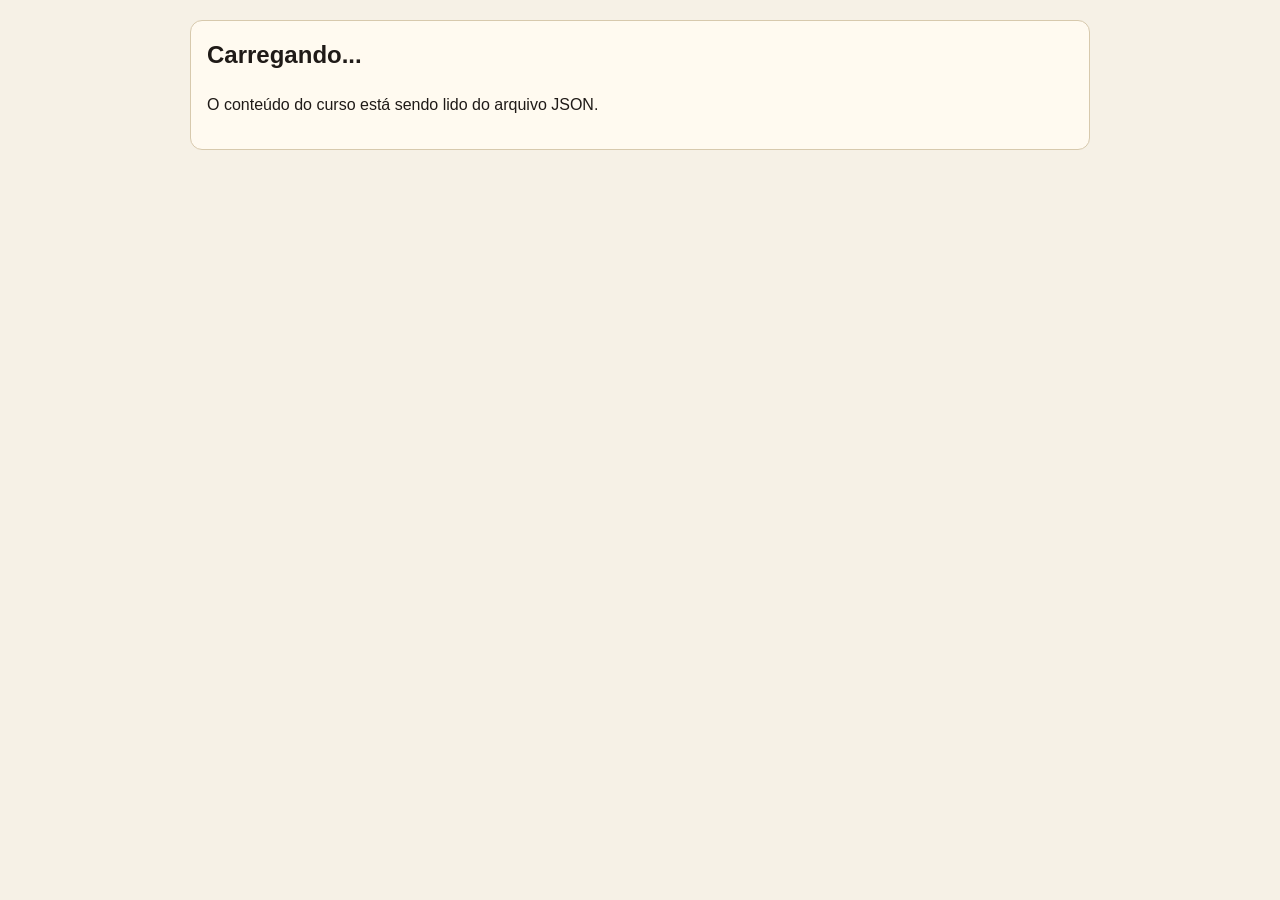
<file: index.html>
<!DOCTYPE html>
<html lang="pt-BR">
<head>
  <meta charset="UTF-8">
  <meta http-equiv="refresh" content="0; url=./Atividade-2/index.html">
  <title>Redirecionando...</title>
</head>
<body>
  <p>Redirecionando para a Atividade 2...</p>
  <p>Se não abrir automaticamente, <a href="./Atividade-2/index.html">clique aqui</a>.</p>
</body>
</html>
</file>
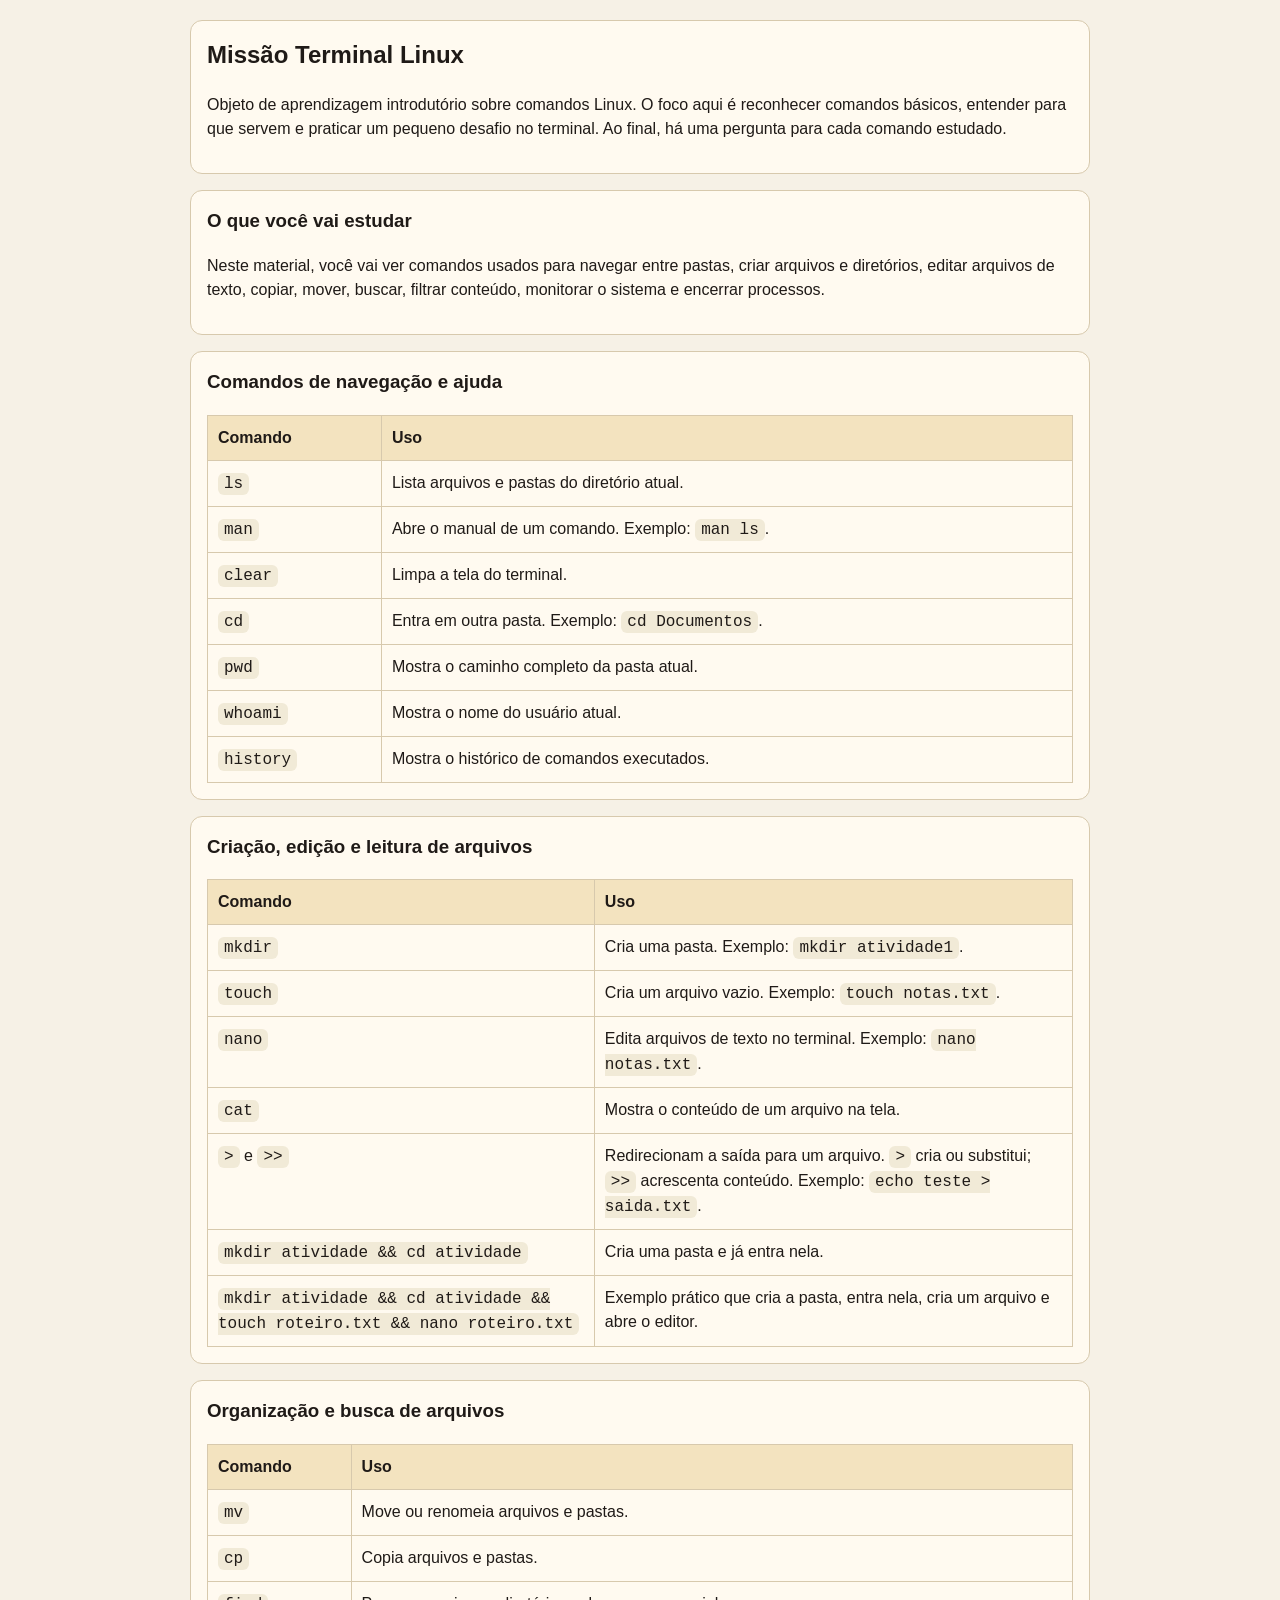
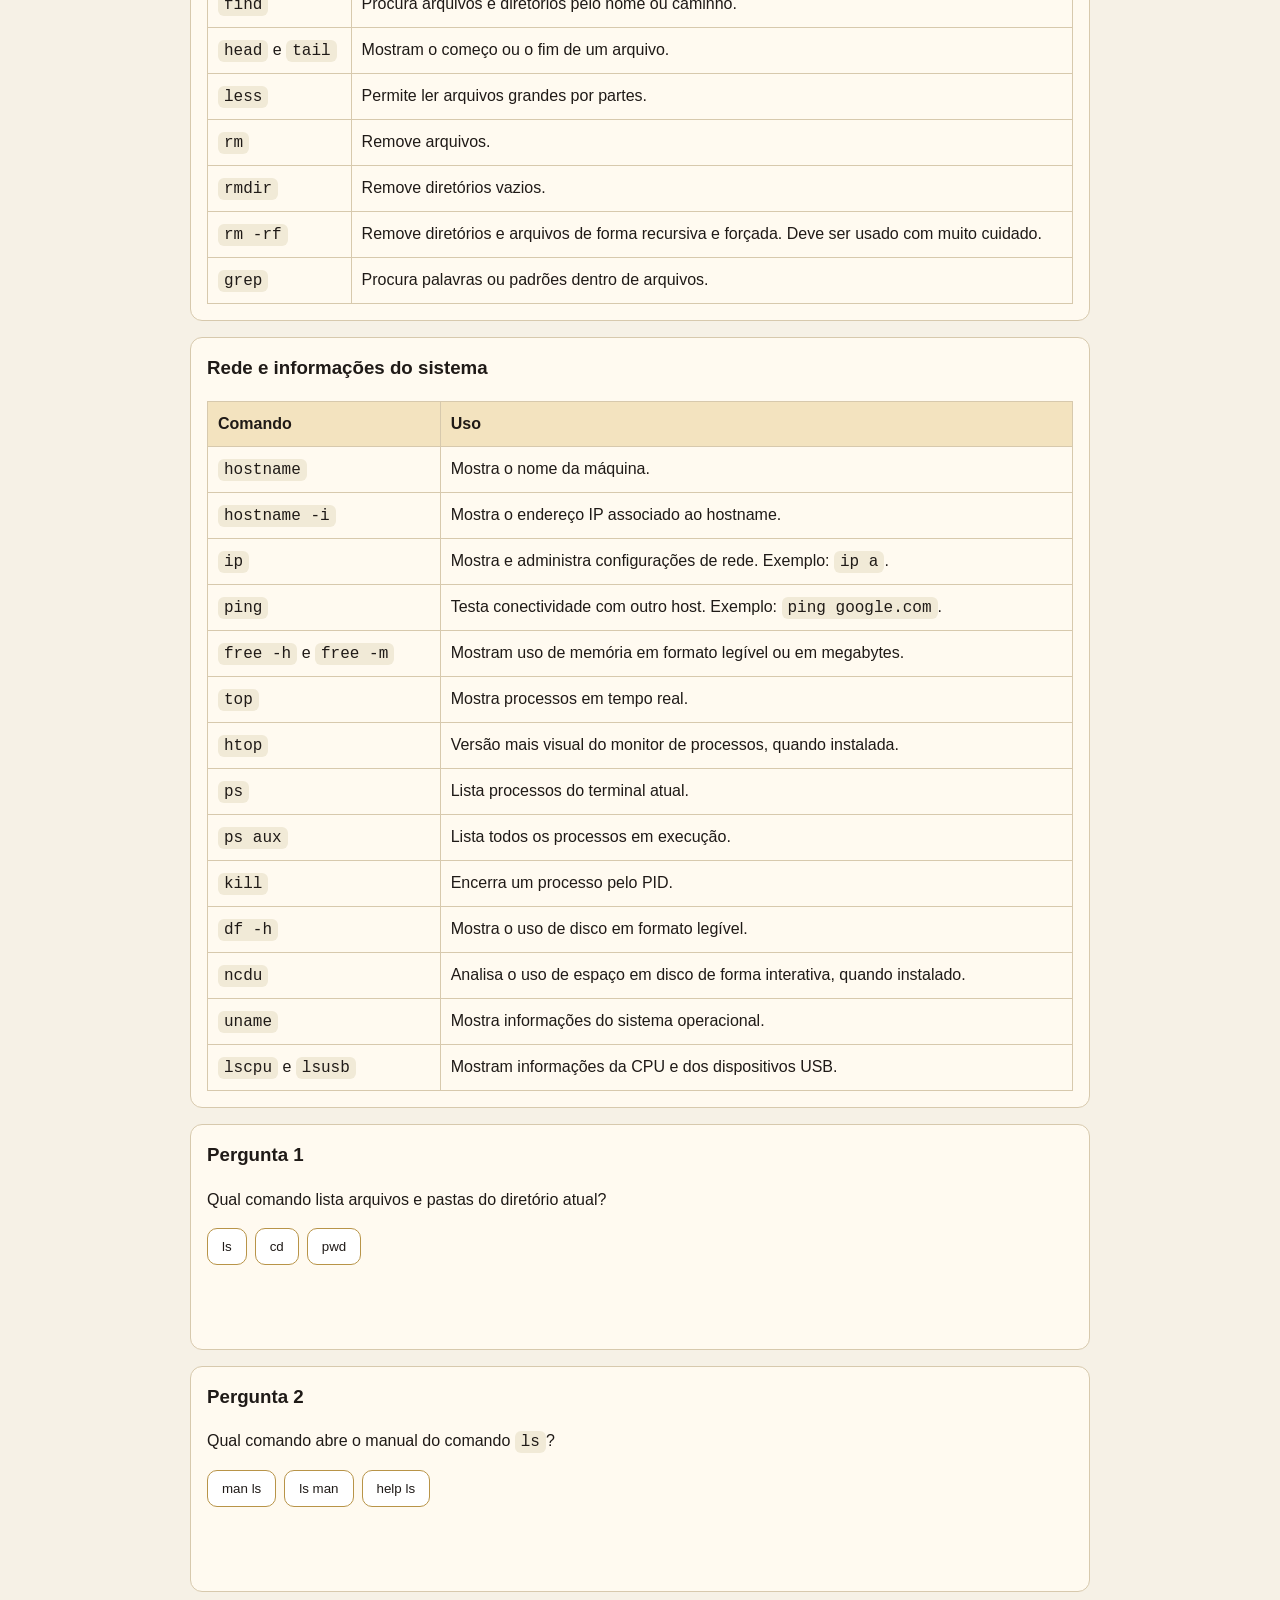
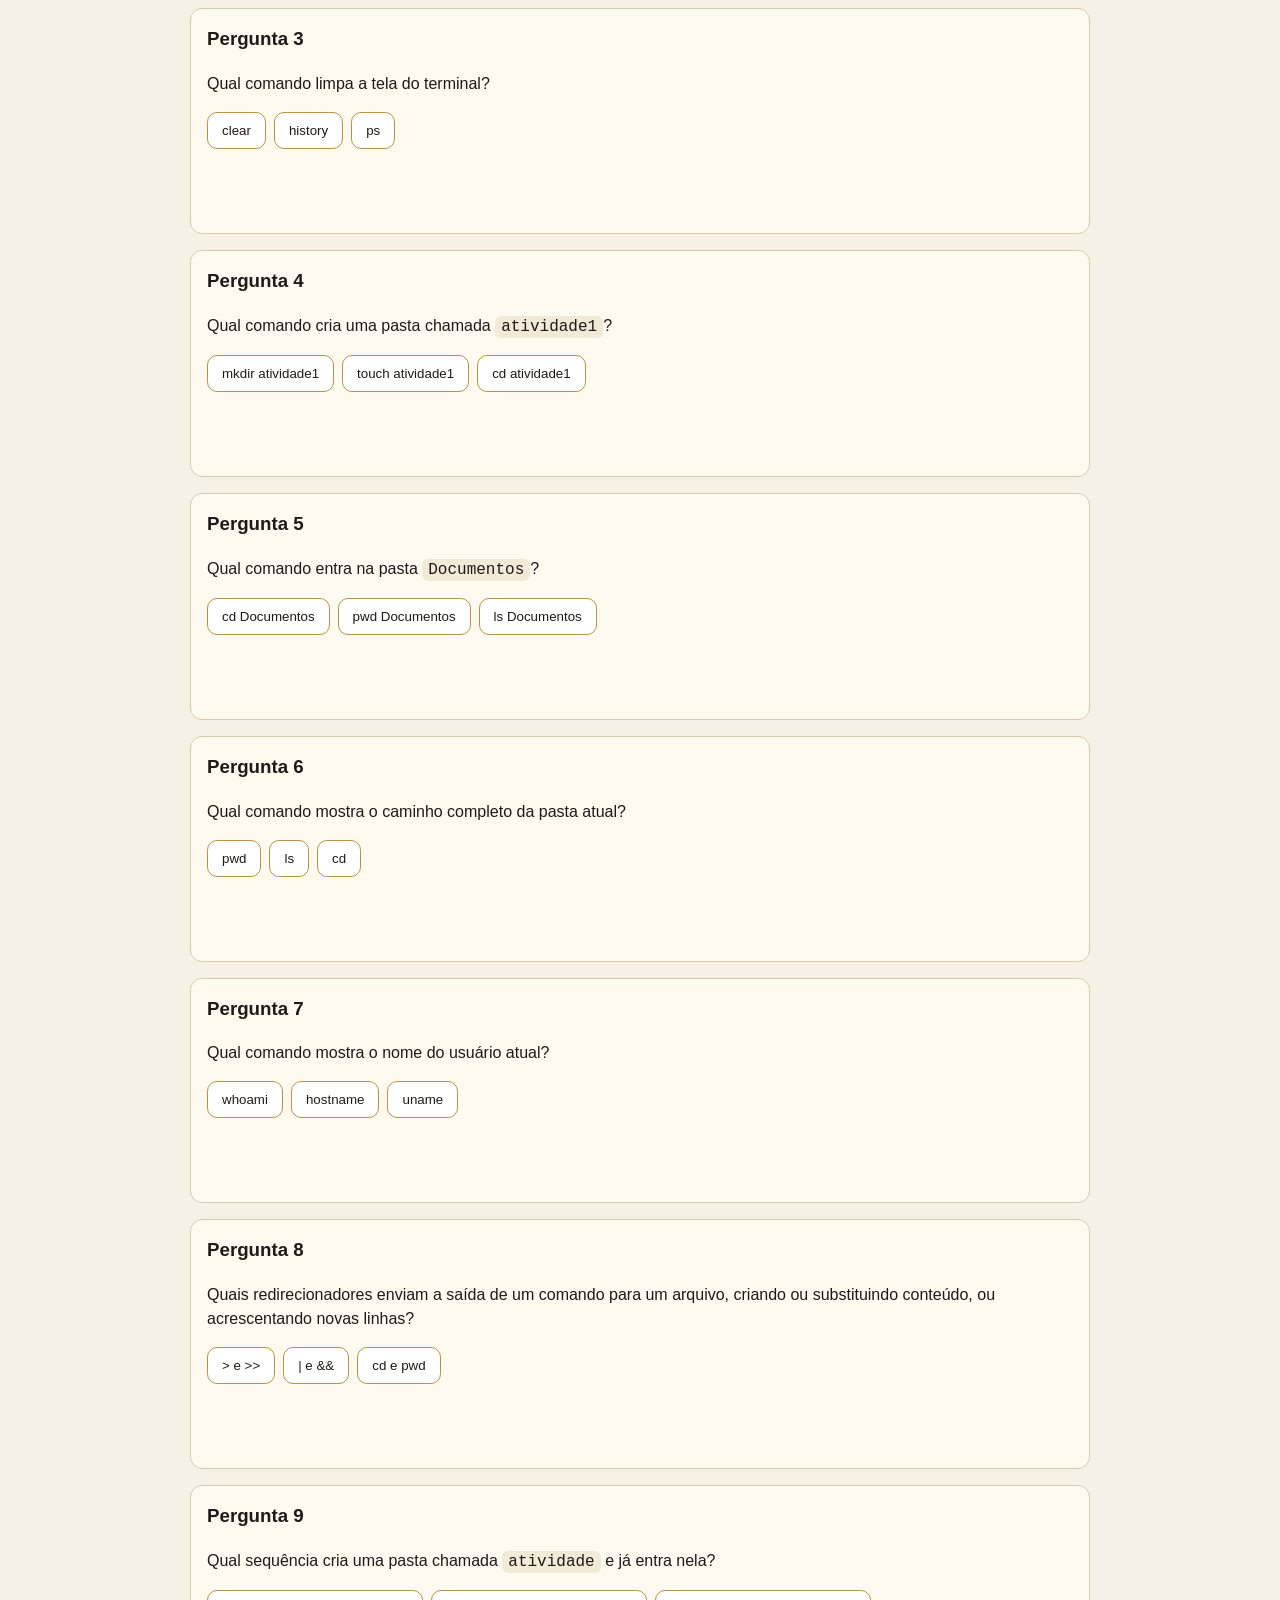
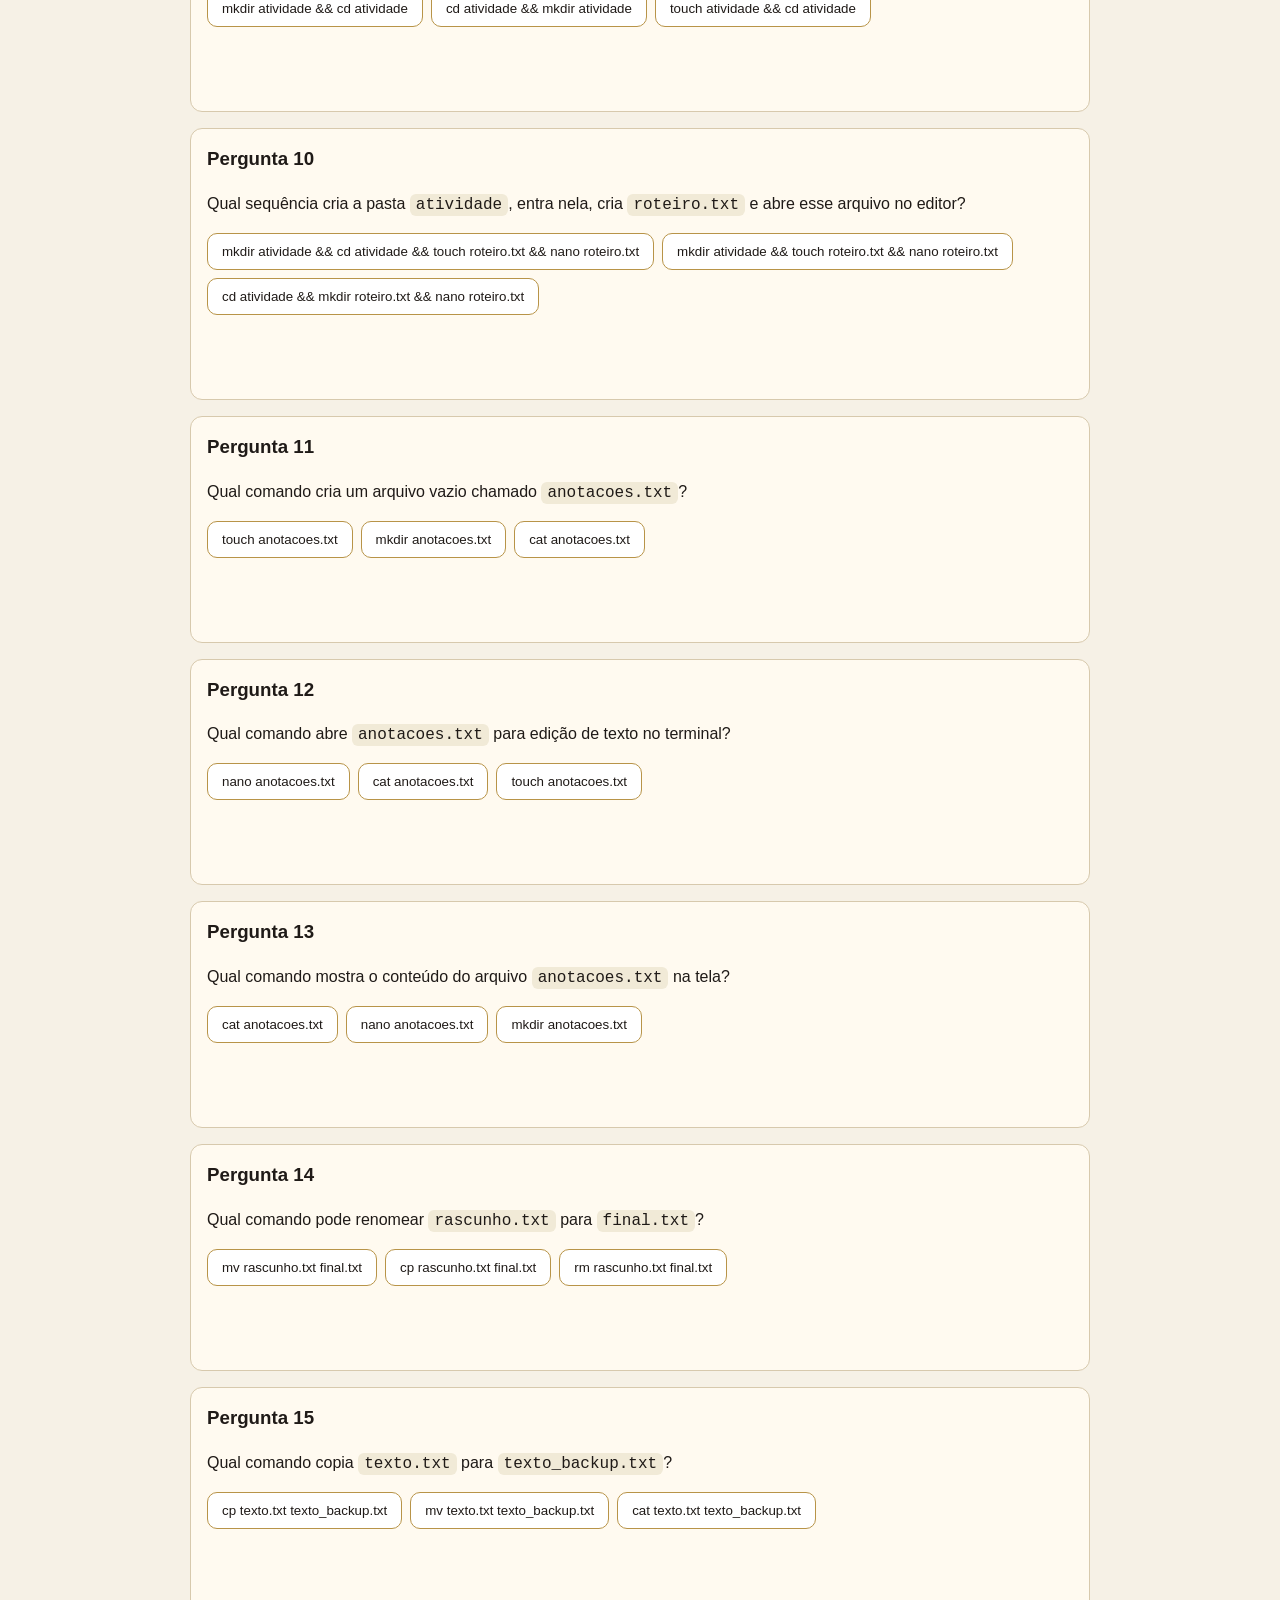
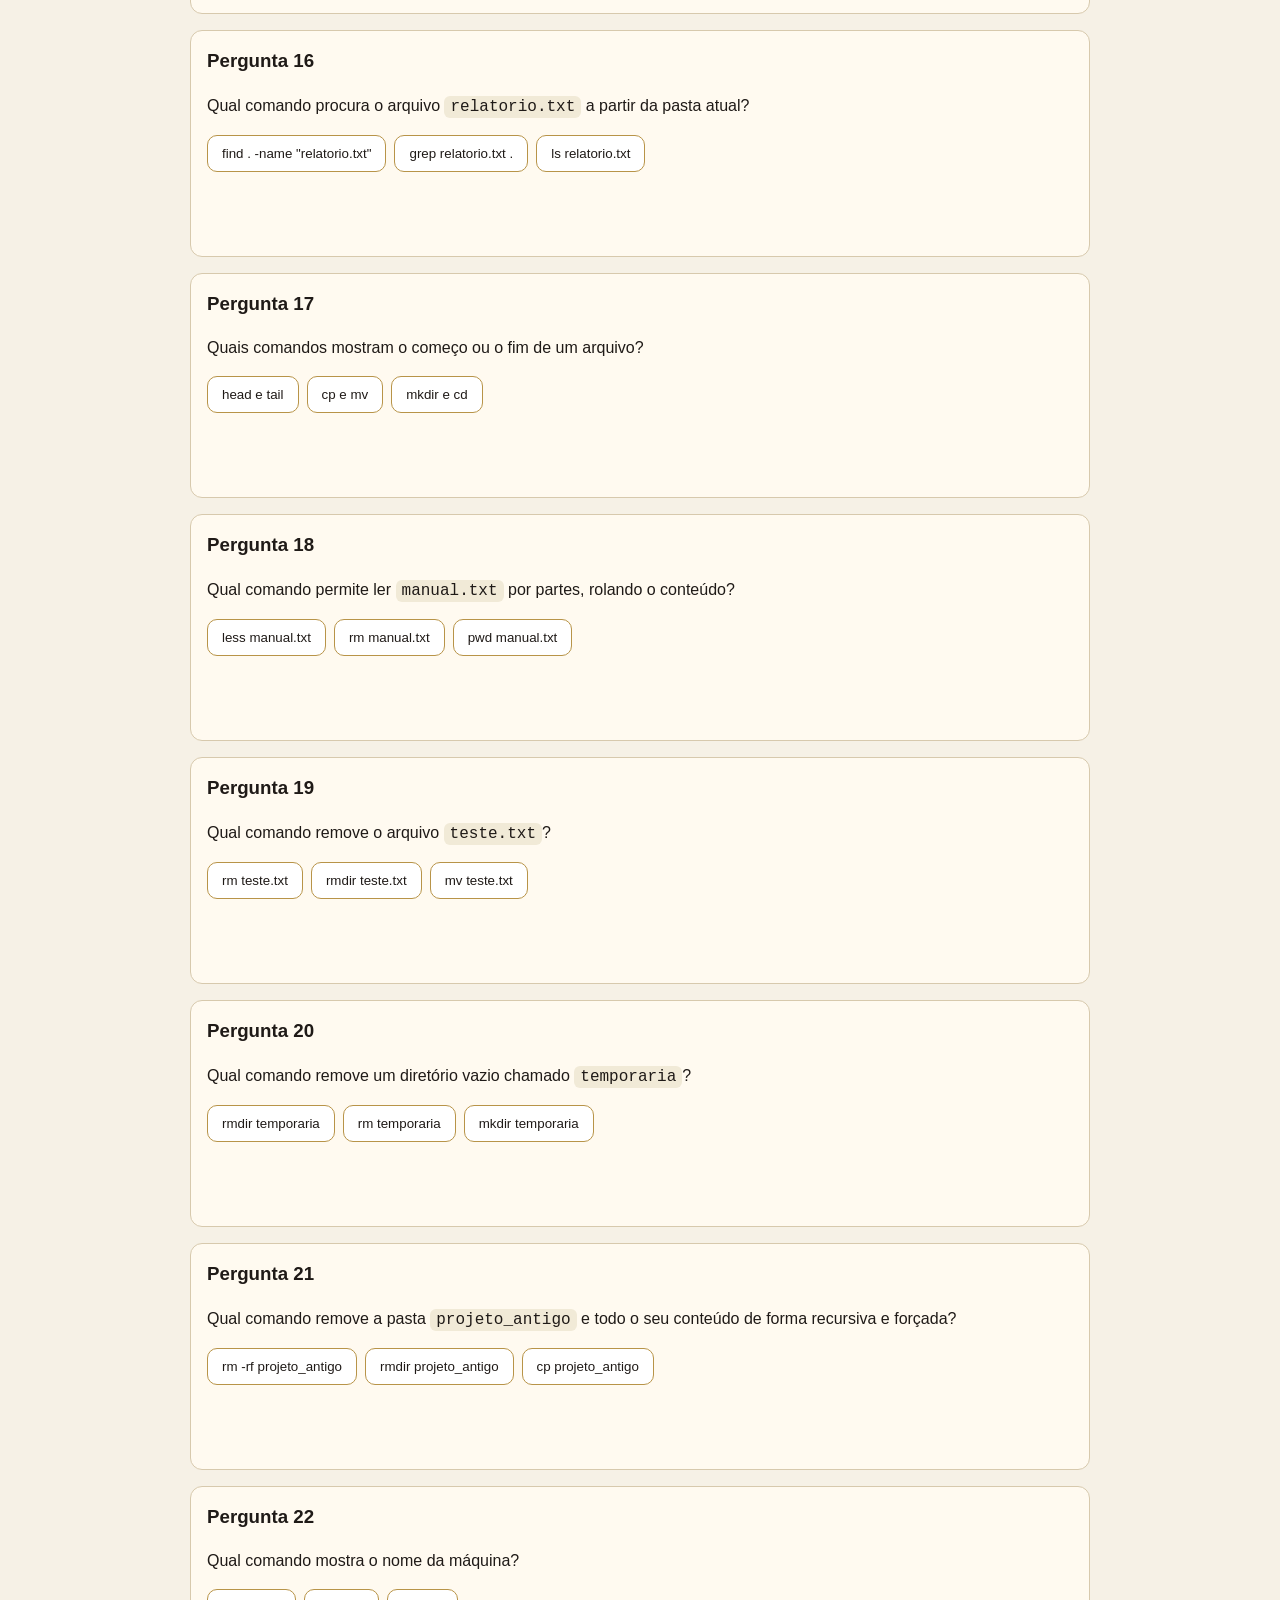
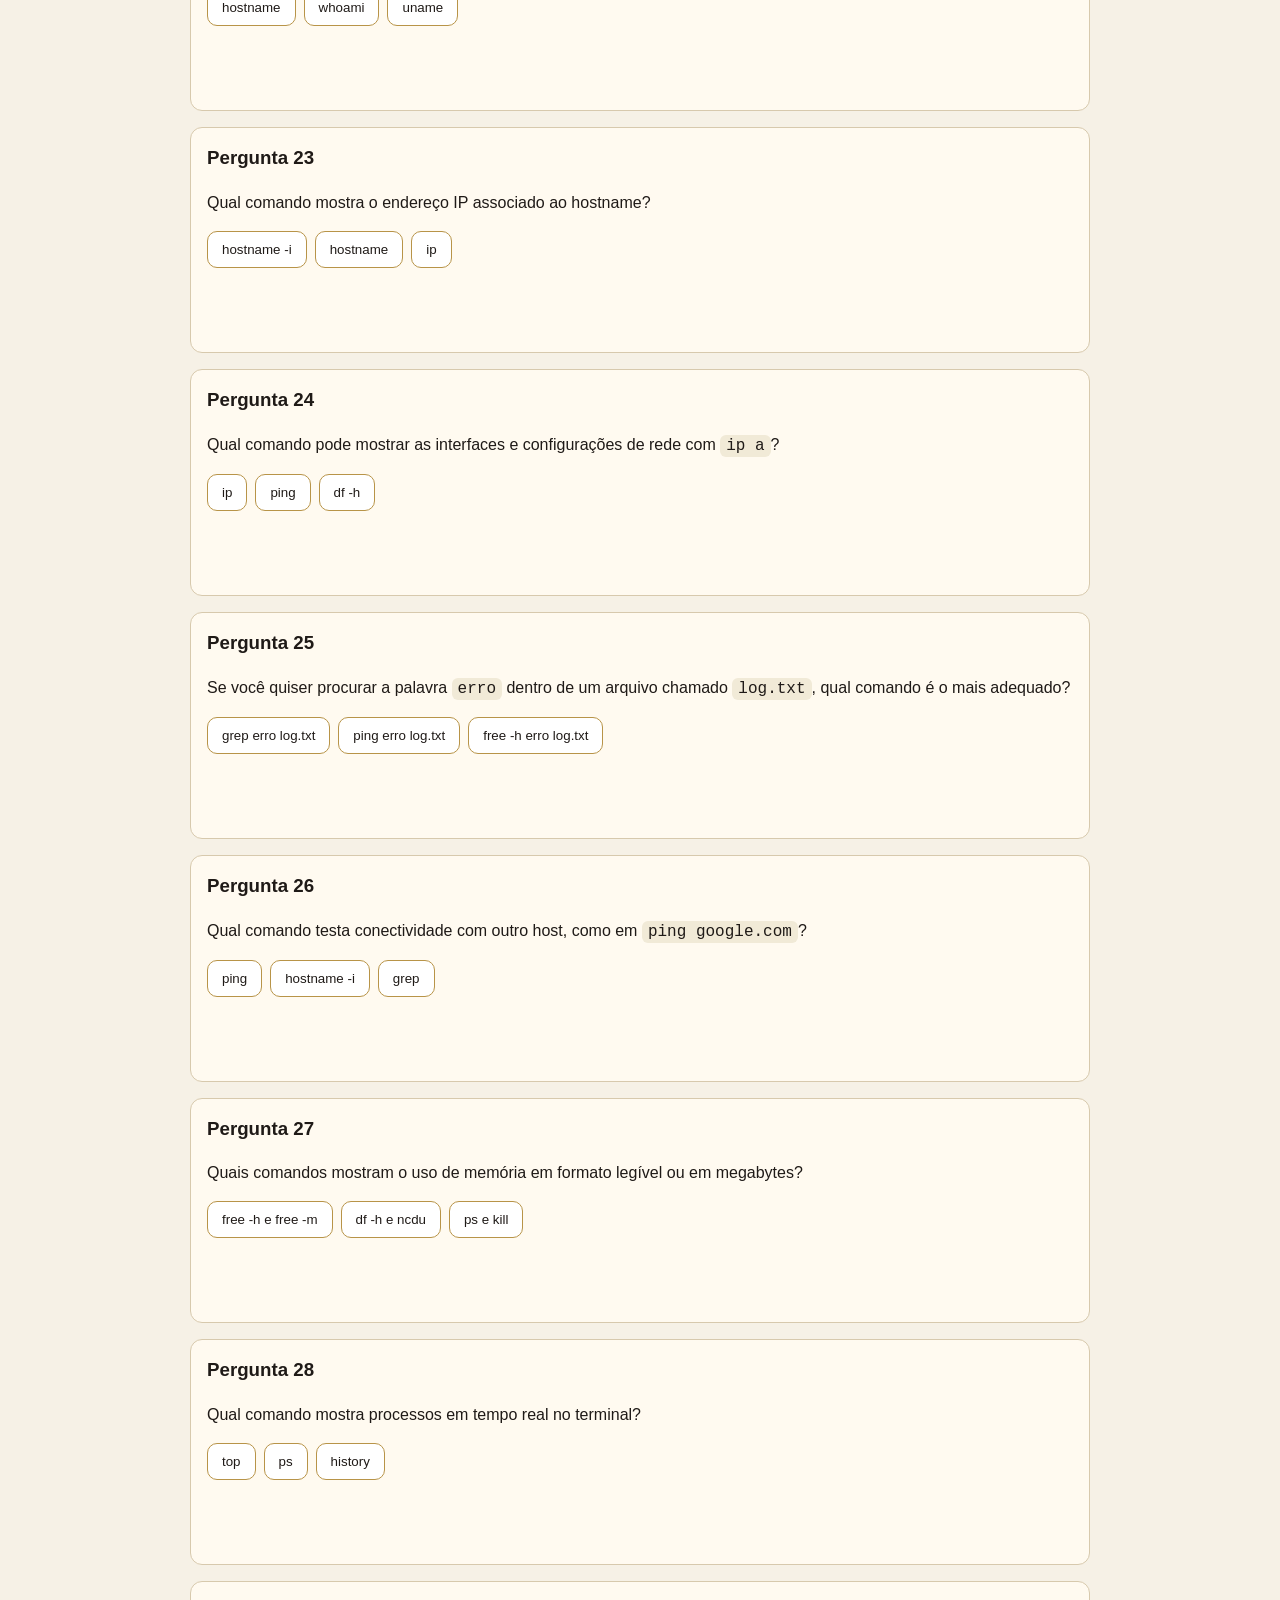
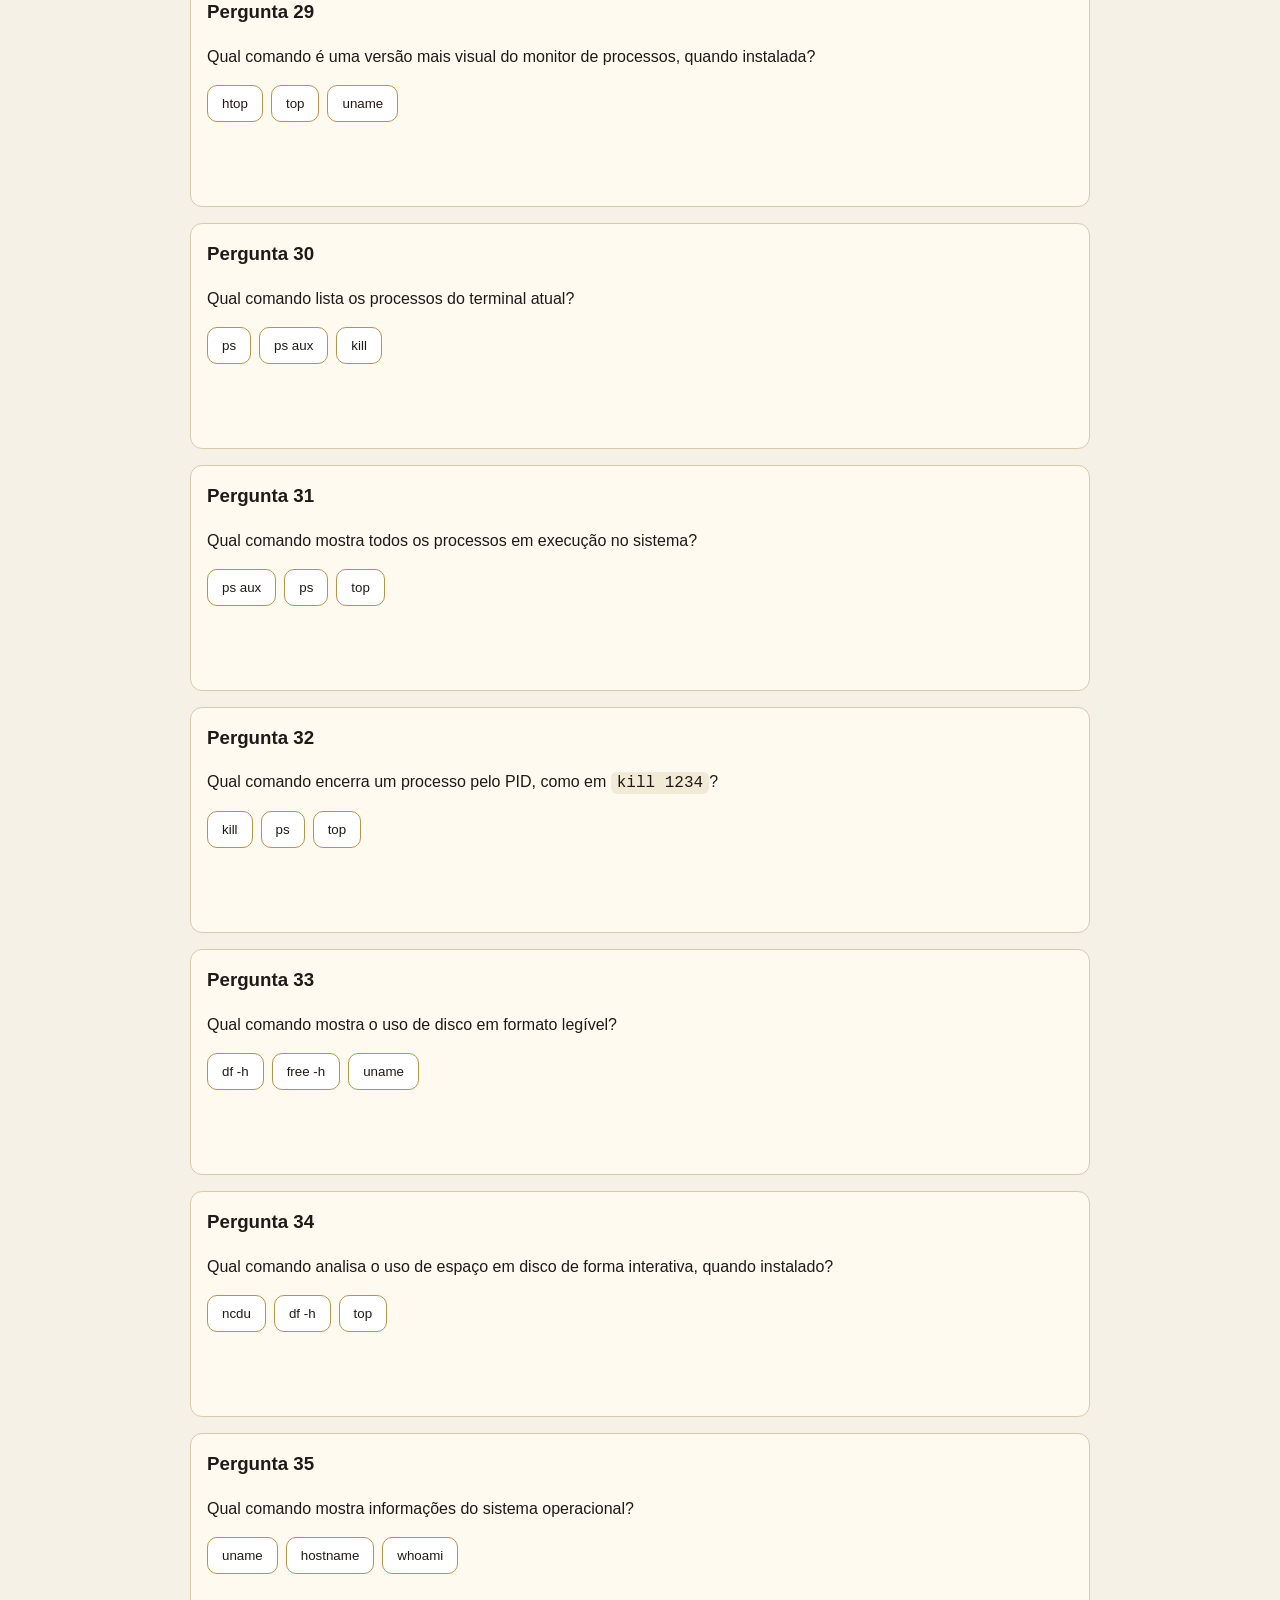
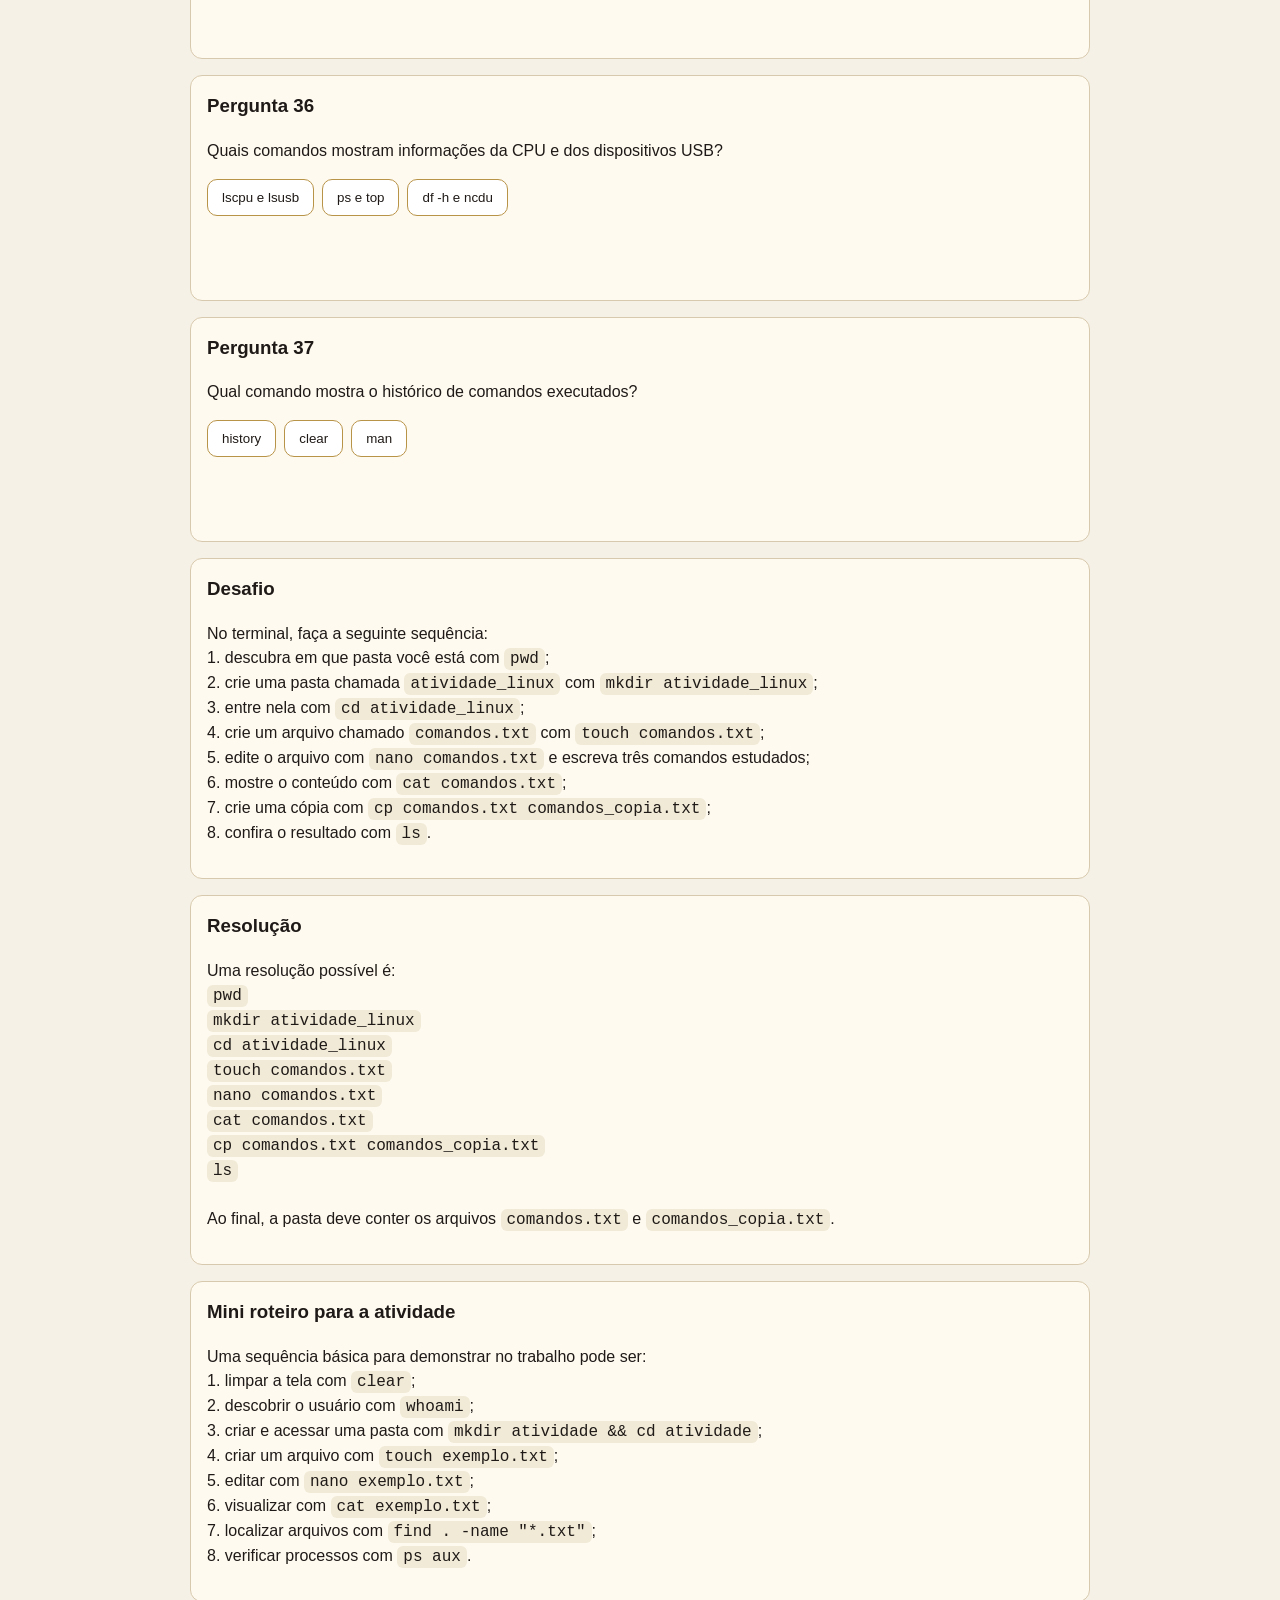
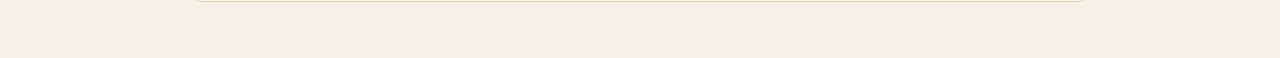
<file: Atividade-2/index.html>
<!DOCTYPE html>
<html lang="pt-BR">
<head>
  <meta charset="UTF-8">
  <meta name="viewport" content="width=device-width, initial-scale=1.0">
  <title>Missão Terminal Linux</title>
  <link rel="stylesheet" href="styles.css">
</head>
<body>
  <div class="page">
    <main id="app">
      <section class="card">
        <h2>Carregando...</h2>
        <p>O conteúdo do curso está sendo lido do arquivo JSON.</p>
      </section>
    </main>
  </div>

  <script src="app.js"></script>
</body>
</html>
</file>
<file: Atividade-2/styles.css>
body {
  margin: 0;
  background: #f6f1e6;
  color: #1f1a17;
  font-family: Arial, Helvetica, sans-serif;
  line-height: 1.5;
}

.page {
  max-width: 900px;
  margin: 0 auto;
  padding: 20px 14px 40px;
}

.page-header {
  margin-bottom: 20px;
}

.eyebrow {
  margin: 0 0 8px;
  color: #7a5b21;
  font-size: 14px;
  font-weight: bold;
  text-transform: uppercase;
}

.page-header h1 {
  margin: 0 0 10px;
}

.page-intro {
  margin: 0;
}

.card {
  margin-bottom: 16px;
  padding: 16px;
  border: 1px solid #d7c9ad;
  border-radius: 12px;
  background: #fffaf0;
}

h2,
h3 {
  margin-top: 0;
}

table {
  width: 100%;
  border-collapse: collapse;
}

th,
td {
  padding: 10px;
  border: 1px solid #d7c9ad;
  text-align: left;
  vertical-align: top;
}

th {
  background: #f3e3bf;
}

.quiz-option {
  display: inline-block;
  margin: 0 8px 8px 0;
  padding: 10px 14px;
  border: 1px solid #b89448;
  border-radius: 10px;
  background: #ffffff;
  color: #1f1a17;
  cursor: pointer;
}

.feedback {
  min-height: 24px;
  margin-bottom: 0;
  padding: 10px 12px;
  border-radius: 8px;
}

.feedback.correct {
  background: #e3f4df;
  border: 1px solid #9cc58f;
}

.feedback.wrong {
  background: #f9e1df;
  border: 1px solid #d49d96;
}

.error {
  border-color: #c77b72;
  background: #fff0ee;
}

code {
  padding: 2px 6px;
  border-radius: 6px;
  background: #f1ead7;
  font-family: "Courier New", Courier, monospace;
}

@media (max-width: 640px) {
  .quiz-option {
    width: 100%;
    margin-right: 0;
  }
}
</file>
